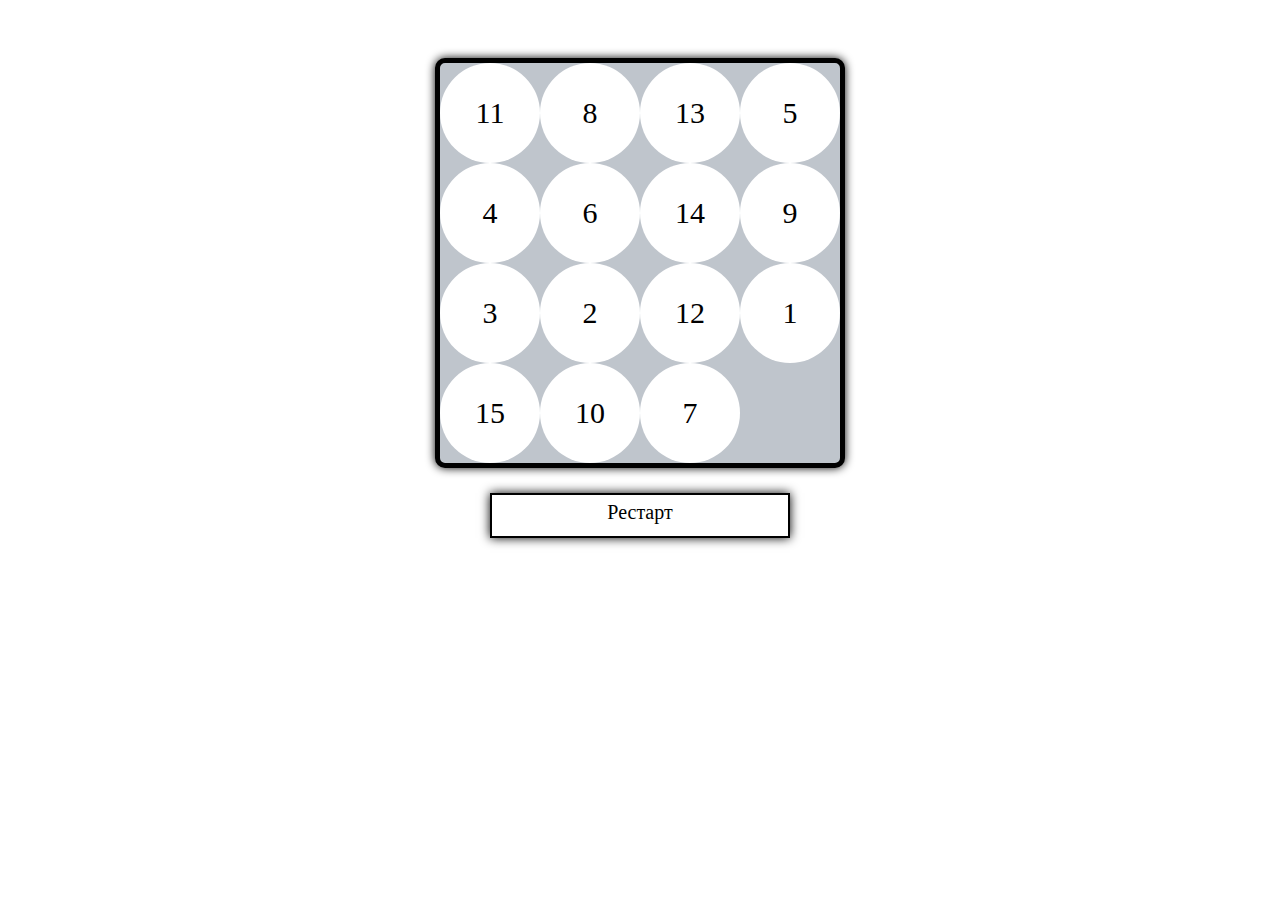
<file: 15/index.html>
<!doctype html>
<html lang="en">
<head>

    <meta charset="UTF-8">
    <meta name="viewport"
          content="width=device-width, user-scalable=no, initial-scale=1.0, maximum-scale=1.0, minimum-scale=1.0">
    <meta http-equiv="X-UA-Compatible" content="ie=edge">
    <title>Моя первая игра на JS</title>
    <link rel="stylesheet" href="css/main.css">

</head>


<body>

    <div class="container">
        <div class="field"></div>
        <a class="btn" id="btn" href="">Рестарт</a>
    </div>

    <script src="js/game.js"></script>
    <script src="js/index.js"></script>

    


</body>

</html>
</file>
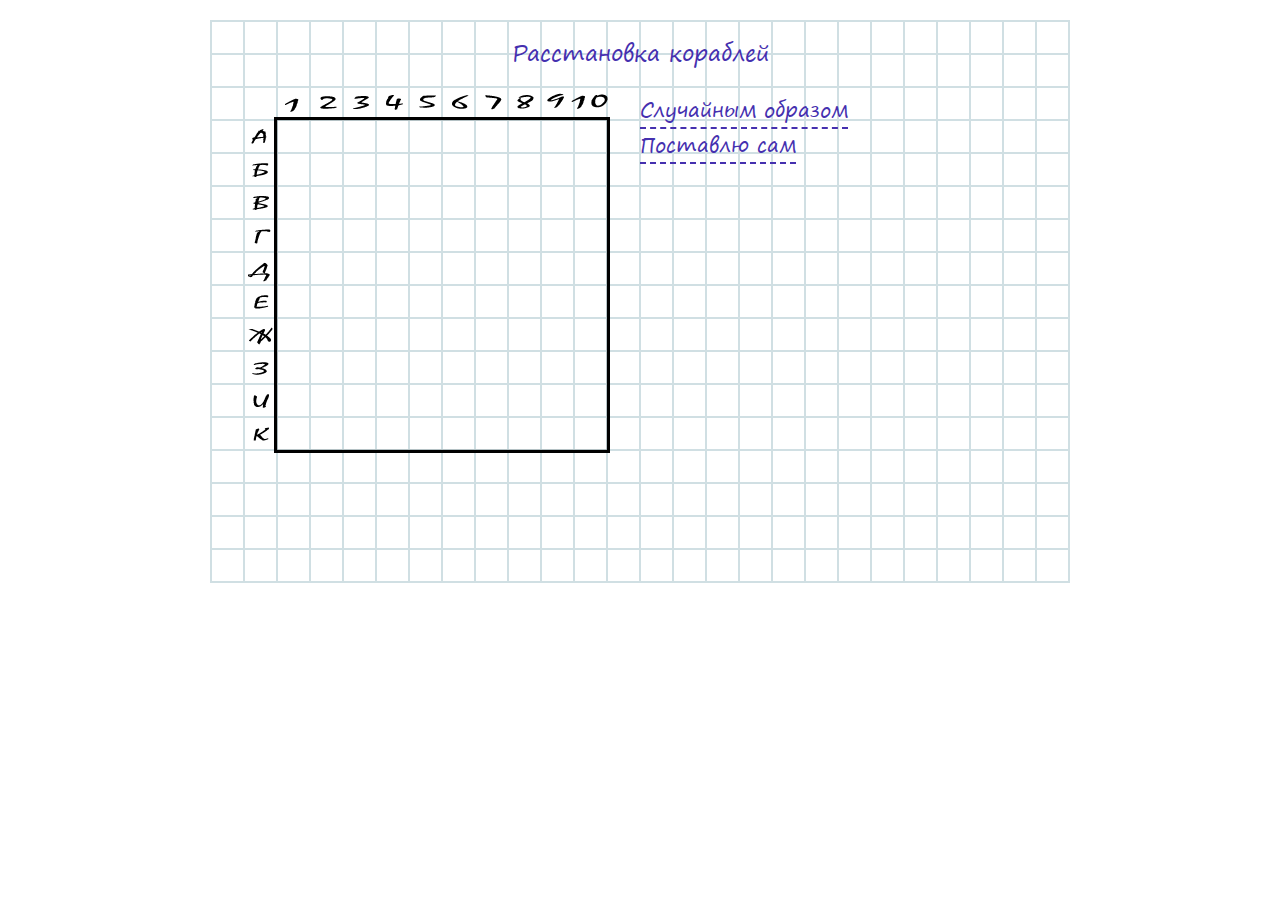
<file: game/index.html>
<!DOCTYPE html>
<html lang="ru">
<head>
<meta charset="utf-8">
<meta http-equiv="X-UA-computeratible" content="IE=edge">
<meta name="viewport" content="width=device-width, initial-scale=1">
<title>Морской бой</title>
<link href="fonts/SegoePrint/fonts.css" rel="stylesheet">
<link href="css/style.css" rel="stylesheet">
</head>

<body>
<div id="matrix" style="position: fixed; left:20px; top:50px;"></div>
<div class="wrap">
	<div class="battlefield">
		<div id="text_top" class="flex text-top">Расстановка кораблей</div>
		<div class="flex outer">
			<div class="field field-human">
				<div id="field_human" class="ships"></div>
			</div>
			
			<div class="field field-computer" hidden>
				<div id="field_computer" class="ships"></div>
			</div>

			<div id="instruction" class="instruction">
				<div id="type_placement" class="type-placement-box">
					<span class="link" data-target="random">Случайным образом</span><br>
					<span class="link" data-target="manually">Поставлю сам</span>
				</div>
				<div id="ships_collection" class="ships-collection" hidden>
					<p>Перетащите корабли на игровое поле. Для вертикальной установки, кликните по нему правой кнопкой мышки.</p>
				</div>
			</div>
		</div>
		<div class="service-row">
			<div id="service_text" class="service-text"></div>
			<button id="play" type="button" class="btn-play" hidden>Играть</button></button>
			<button id="newgame" type="button" class="btn-play btn-newgame" hidden>Продолжить</button>
		</div>
	</div>
</div>

<ul class="initial-ships" hidden>
	<li>
		<div id="fourdeck1" class="ship fourdeck"></div>
		<div id="tripledeck1" class="ship tripledeck tripledeck1"></div>
		<div id="tripledeck2" class="ship tripledeck tripledeck2"></div>
	</li>
	<li>
		<div id="doubledeck1" class="ship doubledeck"></div>
		<div id="doubledeck2" class="ship doubledeck doubledeck2"></div>
		<div id="doubledeck3" class="ship doubledeck doubledeck3"></div>
	</li>
	<li>
		<div id="singledeck1" class="ship singledeck"></div>
		<div id="singledeck2" class="ship singledeck singledeck2"></div>
		<div id="singledeck3" class="ship singledeck singledeck3"></div>
		<div id="singledeck4" class="ship singledeck singledeck4"></div>
	</li>
</ul>

<script src="js/function.js"></script>
</body>
</html>
</file>
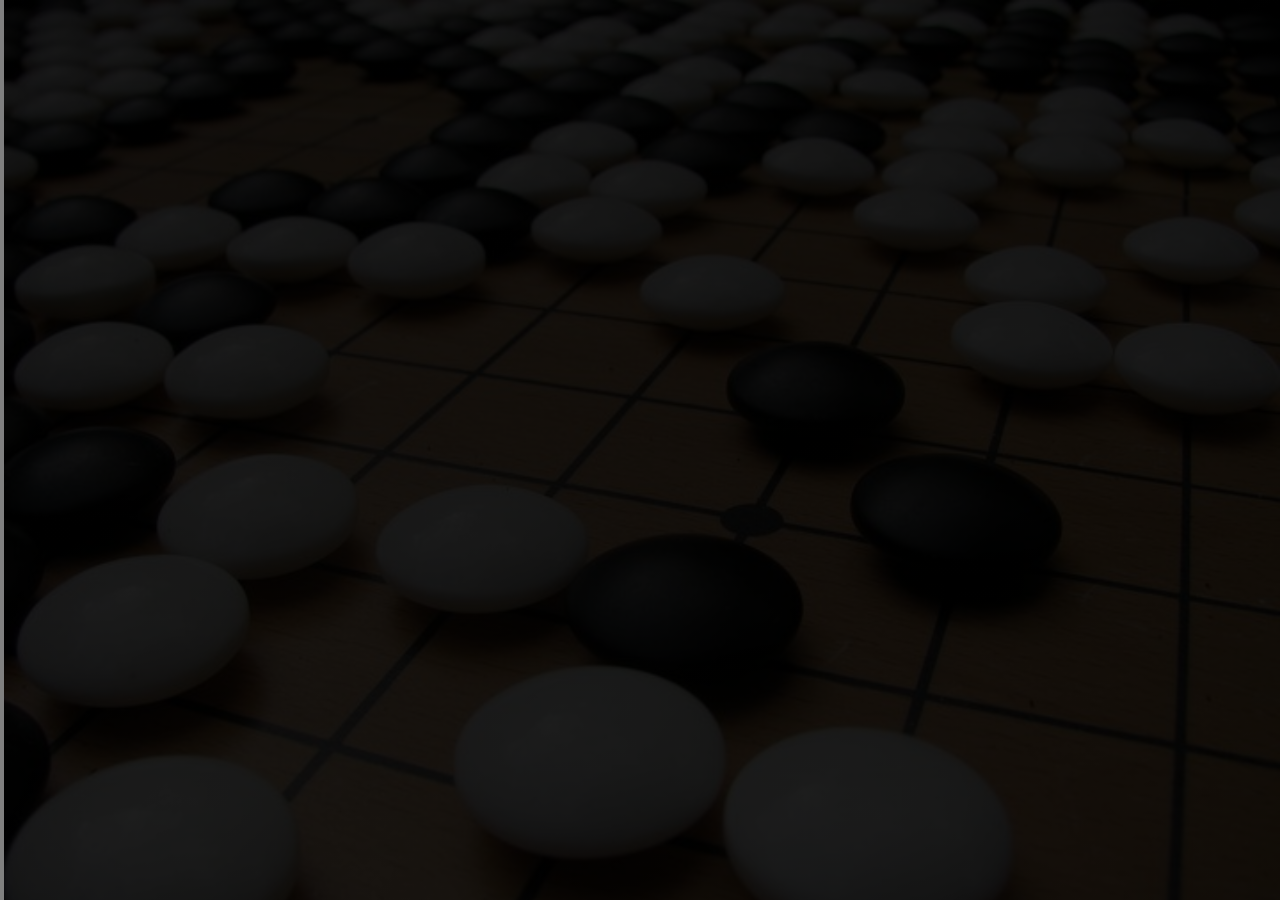
<file: Go/index.html>
<!DOCTYPE html>
<html lang="en">
<head>
    <meta charset="UTF-8">
    <meta http-equiv="X-UA-Compatible" content="IE=edge">
    <meta name="viewport" content="width=device-width, initial-scale=1.0">
    <link rel="stylesheet" href="css/main.css">
    <title>GO</title>
</head>
<body>
    <div id="wrapper">

        <div class="text"><h1>Добро пожаловать на сайт посвящённый игре Го</h1></div>

        <div id="game"><p onclick="document.location='sign.html'" class="game">Играть</p></div>
        <div id="sign"><p onclick="document.location='sign.html'" class="sign_up_or_in">Вход или Регистрация</p></div>
        

        <div id="sidebar">
            <div class="toggle_btn" onclick="openMenu()">
                <span></span>
                <span></span>
                <span></span>
            </div>

            <ul>
                <li>Меню</li>
                <li><p onclick="document.location='sign.html'" class="menu">Профиль</p></li>
                <li><p onclick="document.location='sign.html'" class="menu">Правила</p></li>
                <li><p onclick="document.location='sign.html'" class="menu">Навигация</p></li>
            </ul>

        </div>

    </div>


    <script>
        function openMenu(){
            document.getElementById("sidebar").classList.toggle('active');
        }

    </script>


</body>
</html>
</file>
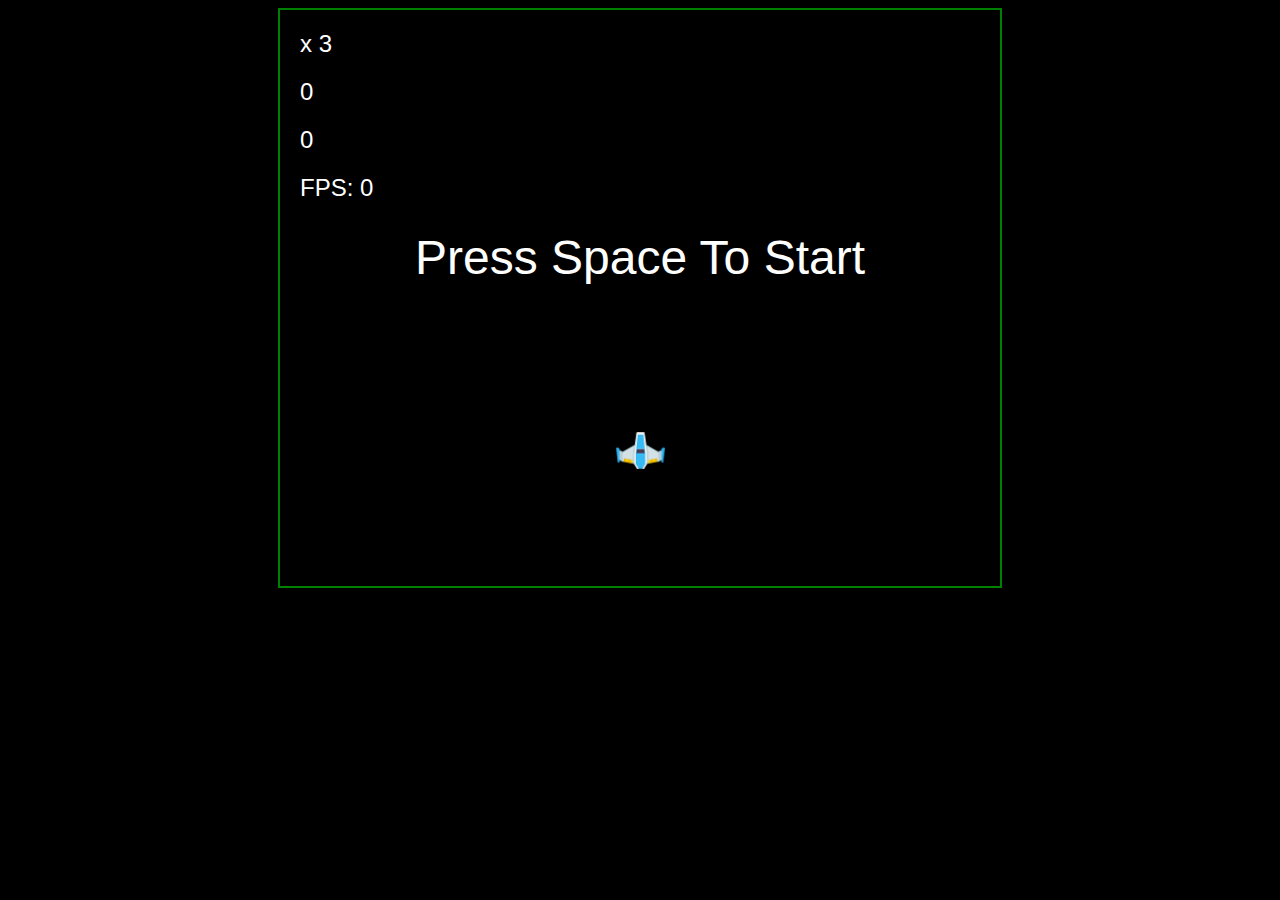
<file: lab2/index.html>
<!DOCTYPE html>
<html>

<head>
    <title>HTML Invaders</title>
    <link rel="stylesheet" href="styles/styles.css">
</head>

<body>

    <div id="playWindow">
        <div id="playArea">
            <div id="scoreContainer">
                <div class="score" id="lives"></div>
                <div class="score" id="score"></div>
                <div class="score" id="highScore"></div>
                <div class="score" id="divFPS">FPS: 0</div>
            </div>
            <div id="messageContainer">
            </div>
        </div>
    </div>

    


    <script src="js/jquery331.min.js"></script>
    <script src="js/defs.js"></script>
    <script src="js/Sounds.js"></script>
    <script src="js/Size.js"></script>
    <script src="js/Point.js"></script>
    <script src="js/Rect.js"></script>
    <script src="js/Waypoint.js"></script>
    <script src="js/Stars.js"></script>
    <script src="js/Sprite.js"></script>
    <script src="js/Explosion.js"></script>
    <script src="js/Bullet.js"></script>
    <script src="js/Enemy.js"></script>
    <script src="js/Player.js"></script>
    <script src="js/main.js"></script>

</body>

</html>
</file>
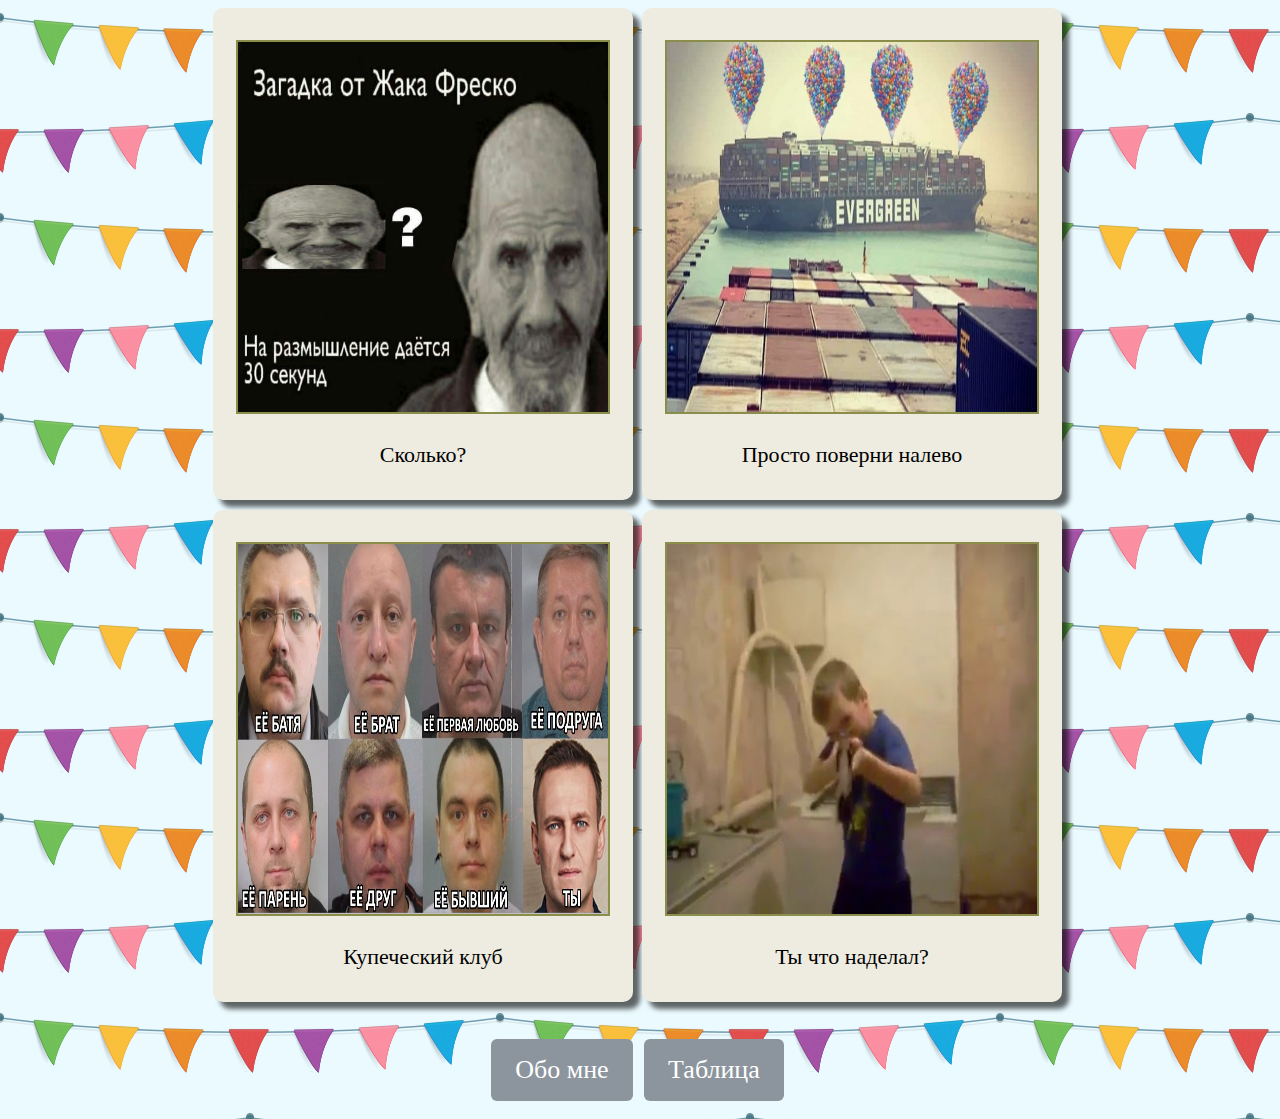
<file: lab1/carti.html>
<!DOCTYPE html>
<html>
<head>
	
	<link rel="stylesheet" href="carti.css">
	<meta http-equiv="Content-Type" content="text/html; charset=utf-8" />
	<title>Карточки</title>
</head>
<body>
	<div align="center" class="shadow">
		<div class="photo">
			<p><img height="370" width="370px" src="mem1.jpg" alt="" /></p>
			<p class="caption">Сколько?</p>
		</div>
		<div class="photo">
			<p><img height="370" width="370px" src="mem2.jpg" alt="" /></p>
			<p class="caption">Просто поверни налево</p>
		</div>
		<div class="photo">
			<p><img height="370" width="370px" src="mem3.jpg" alt="" /></p>
			<p class="caption">Купеческий клуб</p>
		</div>
		<div class="photo">
			<p><img height="370" width="370px" src="mem4.jpg" alt="" /></p>
			<p class="caption">Ты что наделал?</p>
		</div>
	</div>
<div align="center" class="bton">
  <a align="center" href="maket.html" class="btn">
    Обо мне
  </a>
  <a align="center" href="tablisa.html" class="btn">
    Таблица
  </a>
</div>

</body>
</html>
</file>
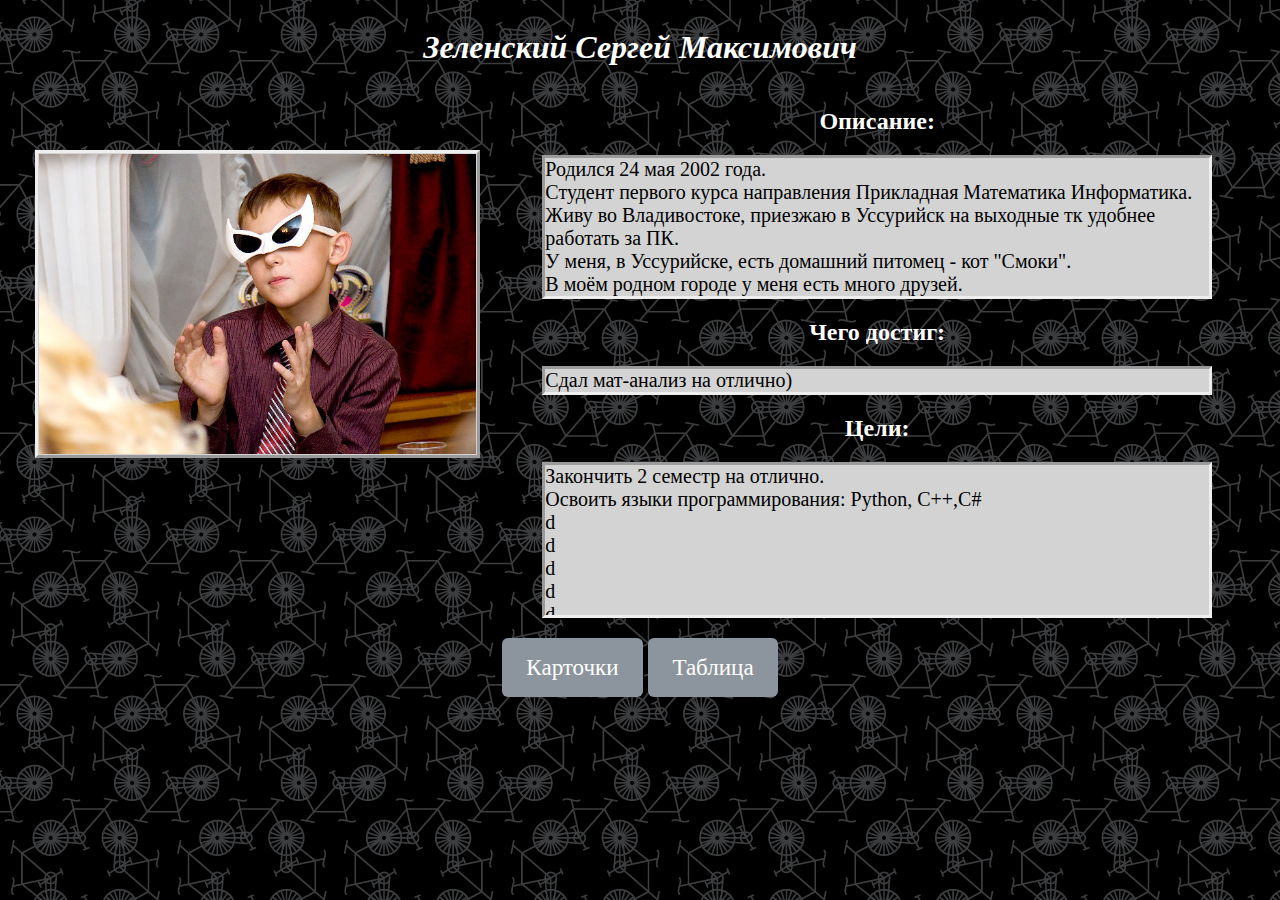
<file: lab1/maket.html>
<!DOCTYPE html>
<html lang="en">
<head>
  <link rel="stylesheet" href="maket.css">
  <meta charset="UTF-8">
  <meta name="viewport" content="width=device-width, initial-scale=1.0">
  <title>Страничка</title>
</head>



<body>
  <div class="content">
    <strong><em><h1 align="center">Зеленский Сергей Максимович</h1></em></strong>
    <table style="float: left; padding-top:60px; padding-left:25px">

      <td class="b1">
        <div > 
          <img src="i.png" alt="Моя фотография" align="left" wigth=500px height=300px>
        </div>
      </td>

    </table>



    <div style="float: center; padding-left:60px; padding-right:60px ">
      <h2 align="center">Описание:</h2>
      <big><big>
        <p>
          Родился 24 мая 2002 года.<br />
          Студент первого курса направления Прикладная Математика Информатика.<br />
          Живу во Владивостоке, приезжаю в Уссурийск на выходные тк удобнее работать за ПК.<br />
          У меня, в Уссурийске, есть домашний питомец - кот "Смоки".<br />
          В моём родном городе у меня есть много друзей.<br />
        </p>
      </big></big>
      <h2 align="center">Чего достиг:</h2>
      <big><big>
        <p>
          Сдал мат-анализ на отлично)<br />
        </p>
      </big></big>
      <h2 align="center">Цели:</h2>
      <big><big>
        <p class="b2">
          Закончить 2 семестр на отлично.<br />
          Освоить языки программирования: Python, C++,C#<br />
          d<br />
          d<br />
          d<br />
          d<br />
          d<br />
          d<br />
          d<br />
          d<br />
          d<br />
          d<br />
          d<br />
          d<br />



        </p>
      </div>
      <div align="center" class="bton">
        <a align="center" href="carti.html" class="btn">
          Карточки
        </a>
        <a align="center" href="tablisa.html" class="btn">
          Таблица
        </a>
      </div>
    </div>

  </body>




  </html>
</file>
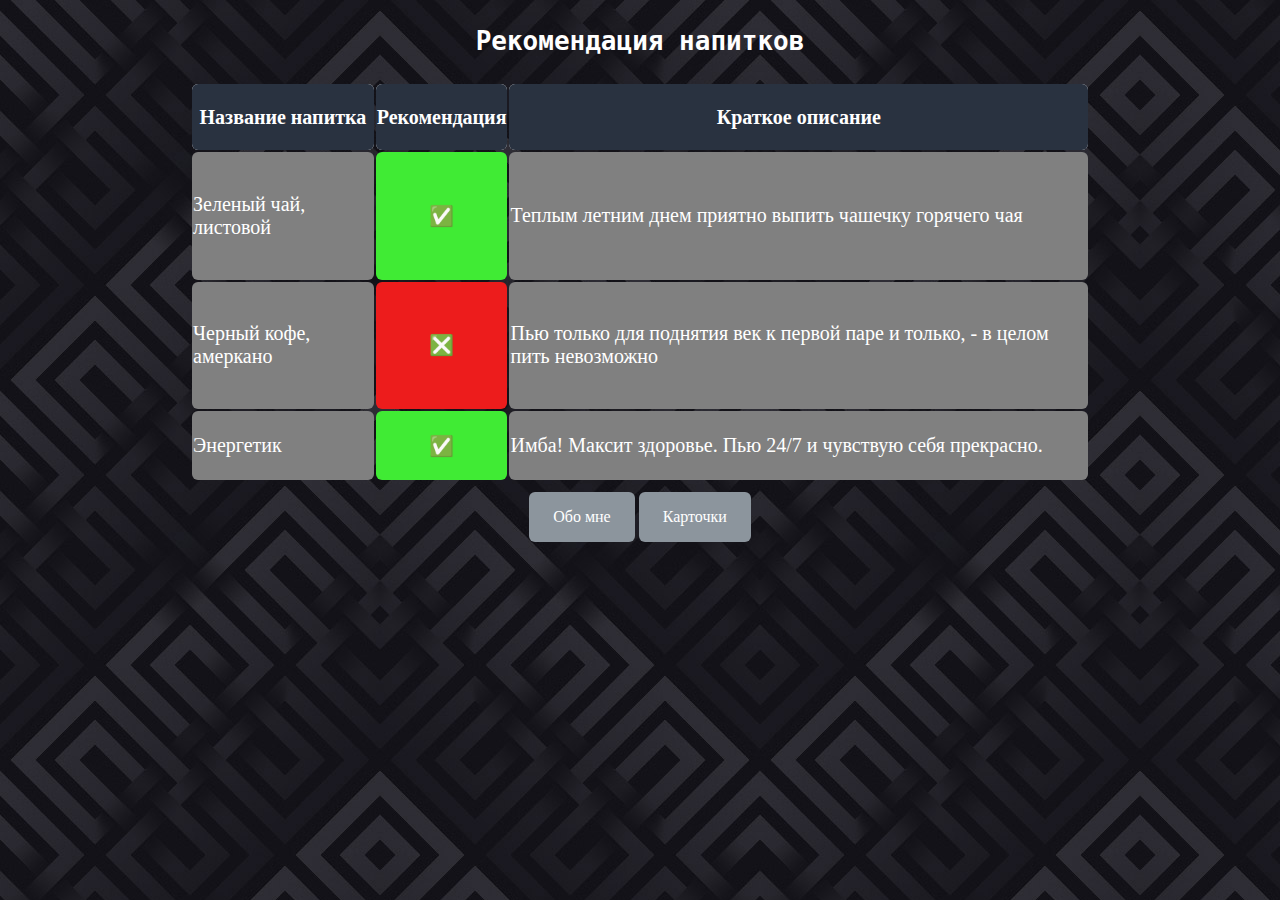
<file: lab1/tablisa.html>
<!DOCTYPE HTML>
<html>
<head>
  <link rel="stylesheet" href="tablisa.css">
  <meta charset="utf-8">
  <title>Напитки</title>
</head>
<body>
  <table align="center" border="0">
   <h1 align="center"><pre>Рекомендация напитков</pre></h1>
   <tr style="background: white">
    <th>Название напитка</th>
    <th>Рекомендация</th>
    <th>Краткое описание</th>
  </tr>
  <tr><td style="background: gray">Зеленый чай, листовой</td><td align="center" style="background: #40eb34">✅</td><td style="background: gray">Теплым летним днем приятно выпить чашечку горячего чая</td></tr>
  <tr><td style="background: gray">Черный кофе, амеркано</td><td align="center" style="background: #ed1c1c">❎</td><td style="background: gray">Пью только для поднятия век к первой паре и только, - в целом пить невозможно</td></tr>
</tr>
<tr><td style="background: gray">Энергетик</td><td align="center" style="background: #40eb34">✅</td><td style="background: gray">Имба! Максит здоровье. Пью 24/7 и чувствую себя прекрасно.</td></tr>
</table>
<div align="center" class="bton">
  <a align="center" href="maket.html" class="btn">
    Обо мне
  </a>
  <a align="center" href="carti.html" class="btn">
    Карточки
  </a>
</div>

</body>
</html>
</file>
<file: 15/css/main.css>
* {
    box-sizing: border-box;
    font-family: cursive;
}

.container {
    display: flex;
    align-items: center;
    flex-direction: column;
}

.field {
    margin-top: 50px;
    width: 410px;
    height: 410px;
    border: 5px solid black;
    box-shadow: rgb(0, 0, 0) 0 0 10px;
    border-radius: 10px;
    position: relative;
    background-color: rgb(191, 197, 204);
}

.cell {
    width: 100px;
    height: 100px;
    border-radius: 100px;
    position: absolute;
    font-size: 30px;
    transition: all 0.4s;
    cursor: pointer;
    background-color: rgb(255, 255, 255);
    display: flex;
    justify-content: center;
    align-items: center;
}

.cell:hover {
    background-color: rgb(28, 230, 62);
}

.btn {
    margin-top: 25px;
    padding-top: 6px;
    text-decoration: none;
    text-align: center;
    box-shadow: rgb(0, 0, 0) 0 0 10px;
    color: #000;
    border: 2px solid black;
    font-size: 20px;
    transition: all 0.4s;
    width: 300px;
    height: 45px;
}

.btn:hover {
    border: 2px solid rgb(136, 37, 114);
    box-shadow: violet 0 0 9px;
}


.btnRand{
    margin-top: 25px;
    padding-top: 6px;
    text-decoration: none;
    text-align: center;
    box-shadow: rgb(0, 0, 0) 0 0 10px;
    color: #000;
    border: 2px solid black;
    font-size: 20px;
    transition: all 0.4s;
    width: 300px;
    height: 75px;
}

.btnRand:hover {
    border: 2px solid rgb(136, 37, 114);
    box-shadow: violet 0 0 9px;
}
</file>
<file: game/fonts/SegoePrint/fonts.css>
@font-face {
	font-family: 'SegoePrint';
	src: url('SegoePrint.eot?#iefix') format('embedded-opentype'),
		 url('SegoePrint.woff') format('woff'),
		 url('SegoePrint.ttf')  format('truetype'),
		 url('SegoePrint.svg#SegoePrint') format('svg');
	font-weight: normal;
	font-style: normal;
}
</file>
<file: game/css/style.css>
html, body, div, span, h1, h2, p, a, img, strong, ul, li, button, footer, header {margin: 0; padding: 0; border: 0; vertical-align: baseline;}
*, :after, :before {-webkit-box-sizing: border-box; box-sizing: border-box;}
a, button, div {outline: none;}
ul {list-style: none;}
img {border: none;}


html, body, .wrap {height: 100%;}
.wrap {width: 1024px; margin: 0 auto; padding: 20px;}

.ship, .icon-field, .btn-play {background: url('../img/sprite.png') no-repeat;}

body {font: normal 18px SegoePrint; line-height: 24px; color: #4530af;}
p {margin-bottom: 10px;}


.btn-play {width: 144px; height: 45px; font-family: SegoePrint; font-size: 24px; line-height: 40px; color: #4530af; text-align: center; background-position: 0 -150px; cursor: pointer;}
.btn-newgame { font-size: 19px; margin-top: 10px; }

.flex {display: flex;}


.battlefield {width: 860px; height: 563px; position: relative; margin: 0 auto; background: url('../img/grid.png') repeat;}
.text-top {height: 66px; align-items: center; justify-content: center; font-size: 22px; margin-bottom: 7px;}
.service-row {text-align: center;}
.service-text {color: #c00; padding-top: 10px;}

.outer {margin-bottom: 21px; padding-left: 38px;}
.field {width: 366px; height: 363px; flex-shrink: 0; position: relative; background: url('../img/bg_play_field.png') no-repeat;}
.field-computer {margin-left: 31px;}

.ships {width: 330px; height: 330px; position: relative; left: 29px; top: 27px;}
.ship {height: 35px; position: absolute;}
.vertical {transform: rotate(90deg); transform-origin: 17.5px 17.5px;}

.fourdeck {width: 134px; background-position: 0 0;}
.fourdeck.success {background-position: 0 -50px;}
.fourdeck.unsuccess {background-position: 0 -100px;}
.tripledeck {width: 101px; background-position: -150px 0;}
.tripledeck.success {background-position: -150px -50px;}
.tripledeck.unsuccess {background-position: -150px -100px;}
.doubledeck {width: 68px; background-position: -270px 0;}
.doubledeck.success {background-position: -270px -50px;}
.doubledeck.unsuccess {background-position: -270px -100px;}
.singledeck {width: 35px; background-position: -360px 0;}
.singledeck.success {background-position: -360px -50px;}
.singledeck.unsuccess {background-position: -360px -100px;}

.instruction {margin-left: 26px; -webkit-user-select: none; user-select: none;}
.type-placement-box {line-height: 34px; padding-bottom: 18px;}
	.type-placement-box .link {font-size: 20px; border-bottom: dashed 2px #4530af; cursor: pointer;}

.initial-ships li {height: 35px; position: relative; overflow: hidden; margin-top: 31px;}
.initial-ships .ship {left: 0; top: 0; float: left; cursor: move;}
.initial-ships .tripledeck1 {left: 164px;}
.initial-ships .tripledeck2 {left: 297px;}
.initial-ships .doubledeck2 {left: 99px;}
.initial-ships .doubledeck3 {left: 197px;}
.initial-ships .singledeck2 {left: 65px;}
.initial-ships .singledeck3 {left: 131px;}
.initial-ships .singledeck4 {left: 197px;}

.icon-field {width: 33px; height: 33px; display: block; position: absolute; z-index: 5;}
.dot {background-position: -410px 0;}
.red-cross {background-position: -410px -50px;}
.shaded-cell {background-position: -410px -100px;}
.shaded-cell_red {background-position: -410px -140px;}
.explosion { background-position: -150px -150px; z-index: 6; opacity: 0; transform: scale(.2); }

@keyframes Explosion {
	0% { opacity: 0; transform: scale(.2); }
	50% { opacity: 1; transform: scale(1); }
	100% { opacity: 0; }
}
.explosion.active { animation-name: Explosion; animation-duration: 0.4s; transform: scale(1); }
</file>
<file: Go/css/main.css>
body {
    background:linear-gradient( rgb(0, 0, 0,0.90), rgba(0,0,0,0.88)), url('../img/Go.jpg');
    background-repeat: no-repeat;
    background-size: cover;
    background-attachment: fixed;
    background-position: top;
    overflow: hidden;
}
#wrapper{
    height: 600px;
    font-family: cursive;
    text-align: center;
}
.text{
    position: relative;
    top: 30%;
    width: 700px;
    min-height: 50px;
    padding: 10px;
    margin: auto;
    color: rgb(255, 255, 255);
    font-size: 20px;
    opacity: 0;
    animation: text 4s 1;
    animation-fill-mode: forwards;
}


@keyframes text{
    from{
        opacity: 0;
    }
    to{
        color: rgb(255, 255, 255);
        text-shadow: aliceblue 0 0 6px;
        opacity: 1;

    }
}


@keyframes text2{
    from{
        opacity: 0;

    }

    to{
        color: rgb(255, 255, 255);
        text-shadow: aliceblue 0 0 8px;
        opacity: 1;
    }
}


#sign{
    margin: 0 auto;
    top: 6%;
    right: 4%;
    position: absolute;
    height: initial;
    width: auto;
}


.sign_up_or_in{
    
    font-size: 20px;
    height: 30px;
    animation: text2 2s;
    animation-delay: 4s;
    animation-fill-mode: forwards;
    animation-play-state: initial;
    cursor: pointer;
    opacity: 0;
}

#sign:hover{
    color: rgb(90, 88, 88);
    text-shadow: gray;
    opacity: 0.7;
}

#game{
    margin: 0 auto;
    position: relative;
    top: 40%;
    margin-left: auto;
    margin-right: auto;
    width: 100px;
    height: initial;
    width: auto;
}

.game{
    font-size: 30px;
    animation: text3 3s;
    animation-delay: 6s;
    animation-fill-mode: forwards;
    opacity: 0;
    cursor: pointer;
}

#game:hover{
    color: rgb(90, 88, 88);
    text-shadow: gray;
    opacity: 0.7;

}

@keyframes text3{
    from{
        opacity: 0;

    }

    to{
        color: rgb(255, 255, 255);
        text-shadow: aliceblue 0 0 8px;
        opacity: 1;
    }
}



/* Менюшка */

#sidebar{
    position: fixed;
    width: 250px;
    height: 100%;
    padding: 0;
    margin: 0;
    top:0%;
    background: rgba(26, 26, 26,0.8);
    border-right: 4px solid gray;
    color: honeydew;
    left:-250px;
    transition: all 600ms;
}

#sidebar.active{
    left: 0px;
}

#sidebar ul li:first-child{
    text-align: center;
    font-size: 45px;
    list-style: none;
    padding: 20px 10px 10px 1px;
}

#sidebar ul li:not(:first-child){
    width: 90%;
    font-size: 20px;
    padding: 5px 1px;
}

#sidebar ul li p:hover{
    color: gray;
    text-shadow: rgb(92, 93, 94) 0 0 2px;
}

.menu{
    text-shadow: aliceblue 0 0 8px;
    cursor: pointer;
}

#sidebar .toggle_btn{
    position: absolute;
    left: 270px;
    top:20px;
    background: rgb(193, 193, 196);
    padding: 10px;
    border-radius: 12px;
    cursor: pointer;
    animation: btn 4s;
    animation-delay: 5s;
    opacity: 0;
    animation-fill-mode: forwards;
}

#sidebar .toggle_btn:hover{
    background: gray;
}
#sidebar .toggle_btn:hover span{
    background: rgb(73, 73, 73);
}

@keyframes btn{
    from{
        opacity: 0;
    }
    to{
        opacity: 1;
    }
}

#sidebar .toggle_btn span{
    display: block;
    width: 25px;
    height: 4px;
    background-color: rgb(73, 73, 73);
    margin: 4px 0;
}
</file>
<file: lab2/styles/styles.css>
body {
	background-color: black;
	font-family: Impact, Charcoal, sans-serif;
	color: white;
}

#playWindow {
	position: relative;
	display: flex;
	justify-content: center;
}

#playArea {
	position: relative;
    width: 720px;
	height: 576px;
	border: solid green 2px;
	overflow: hidden;
}

#scoreContainer {
	position: absolute;
	left: 10px;
	top: 10px;
	text-align: left;
	font-size: 1.5em;
	z-index: 30;
}

.score {
	padding: 10px;
}

.sprite {
	position: absolute;
	z-index: 10;
}

#messageContainer {
	position: absolute;
	top: 200px;
	text-align: center;
	width: 100%;
	z-index: 40;
}

.message {
	font-size: 3em;
	padding: 20px;
}

.star {
	position: absolute;
	top: 0px;
	background-color: white;
	border-radius: 50%;
	animation-name: starY;
	animation-iteration-count: infinite;
	animation-timing-function: linear;
}

.starSmall {
	left: 300px;
	width: 3px;
	height: 3px; 
	background-color: gray;
	animation-duration: 5s; 
}

.starMedium {
	left: 400px;
	width: 4px;
	height: 4px; 
	animation-duration: 4s; 
}

.starBig {
	left: 100px;
	width: 5px;
	height: 5px; 
	animation-duration: 3s; 
}

@keyframes starY {
	from {
	  transform: translateY(-30px);
	}
	to {
	  transform: translateY(600px);
	}
  }

@keyframes explosion {
	0%   {background-image: url("../assets/Explosion/explosion00_s.png");}
	20%   {background-image: url("../assets/Explosion/explosion01_s.png"); }
	40%   {background-image: url("../assets/Explosion/explosion02_s.png");}
	60%   {background-image: url("../assets/Explosion/explosion03_s.png");opacity: 0.9;}
	80%   {background-image: url("../assets/Explosion/explosion04_s.png");opacity: 0.8;}
	100%   {background-image: url("../assets/Explosion/explosion05_s.png");opacity: 0.5;}
}

.explosion {
	width: 100px;
	height: 100px;
	position: absolute;
	left: 500px;
	top: 300px;
	animation-name: explosion;
	animation-duration: 0.5s;
	background-repeat: no-repeat;
	z-index: 20;
}
</file>
<file: lab1/carti.css>
body{
	background: url(bunting-flag.png);
}

.photo {
	background: #d9dabb; 
	width: 400px; 
	margin: 0 5px 10px 0; 
	padding: 10px 0; 
	text-align: center; 
	display: inline-block; 
}
img {
	border: 2px solid #8b8e4b; 
}
p {
	margin: 1; 
}
.photo{
    box-shadow: 7px 7px 5px rgba(0,0,0,0.6); 
    padding: 10px; 
    border-radius: 10px; 
    background: #eeece0; 
   }
p{
	font-size: 22px;
}
.btn{
	display: inline-block; 
    background: #8C959D; 
    color: #fff; 
    padding: 1rem 1.5rem; 
    text-decoration: none; 
    border-radius: 6px;
    margin: 27px 5px 10px 0; 
}
.bton{
	font-size: 26px;
}
</file>
<file: lab1/maket.css>
body {
	background: url(bicycles.png);
	opacity: 2;
}

body:after{
	content: '';
	position: absolute;
	top: 0;
	left: 0;
	right: 0;
	bottom: 0;
	background: black;
	opacity: 0.2;
	z-index: 1;
}
.content{
	position: relative;
	color: white;
	z-index: 2;
}


h1 {
	color: white;
	text-align: center;

}

h2{
	color: white;
}

p {
	color:black;
	font-family: Trebuchet MS;
	font-size: 20px;
	overflow: auto;
	background: lightgray;
	border-style: inset;
	border-width: 2px
	opacity: 0.3;
}
.b2{
	height: 150px;
	overflow: auto;
}


div{
	overflow: auto;

}

table{

	border-width: 1px
}

.b1{border-style: outset;background: lightgray;}

a{
	
}

.btn{
	display: inline-block; 
    background: #8C959D; 
    color: #fff; 
    padding: 1rem 1.5rem; 
    text-decoration: none; 
    border-radius: 6px; 
}
</file>
<file: lab1/tablisa.css>
body {
	background: url(fancy-pants.jpg);
	opacity: 2;
}
table{
	width: 900px;
	height: 400px;
	color: white;
}
td,th{
	font-size: 20px;
	border-radius: 6px; 
	background:  #293240;
}

h1{
	color: white;
}
.btn{
	display: inline-block; 
    background: #8C959D; 
    color: #fff; 
    padding: 1rem 1.5rem; 
    text-decoration: none; 
    border-radius: 6px; 
}
.bton{
	padding-top: 10px;
}
</file>
